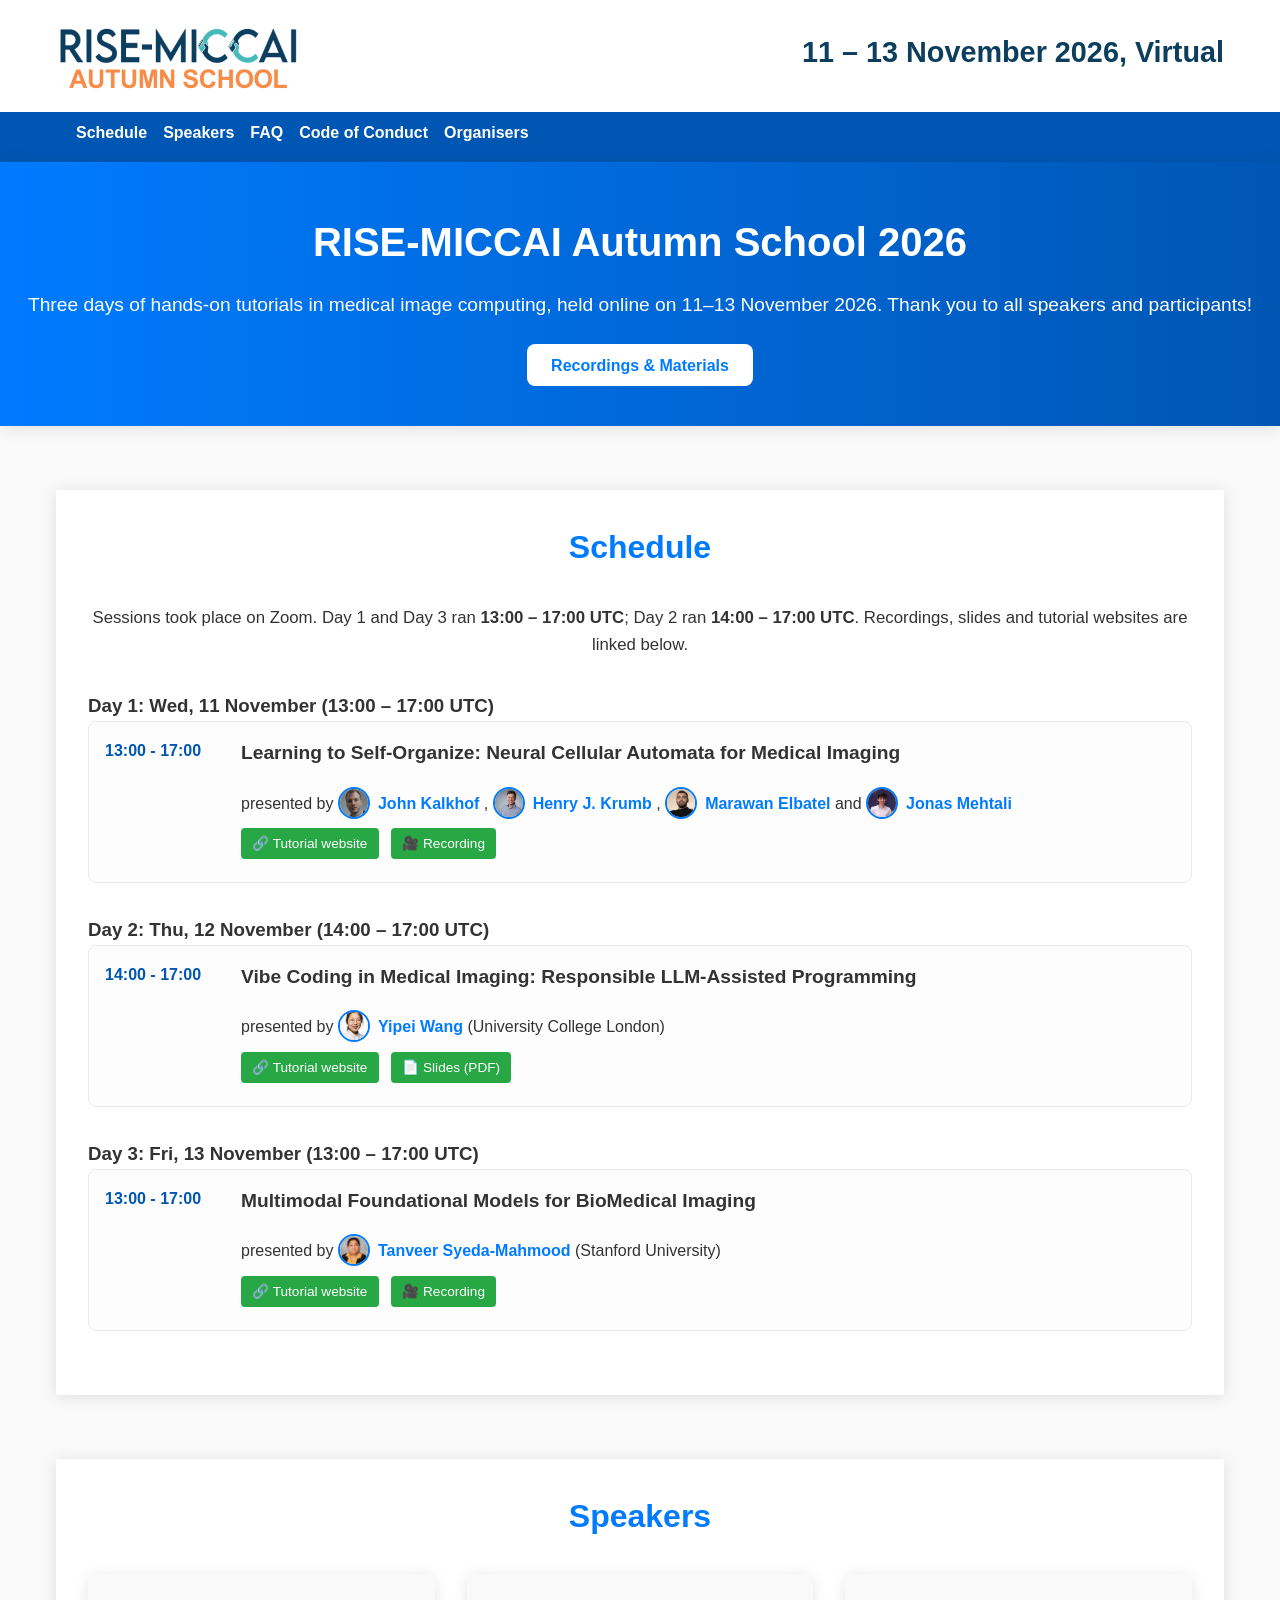
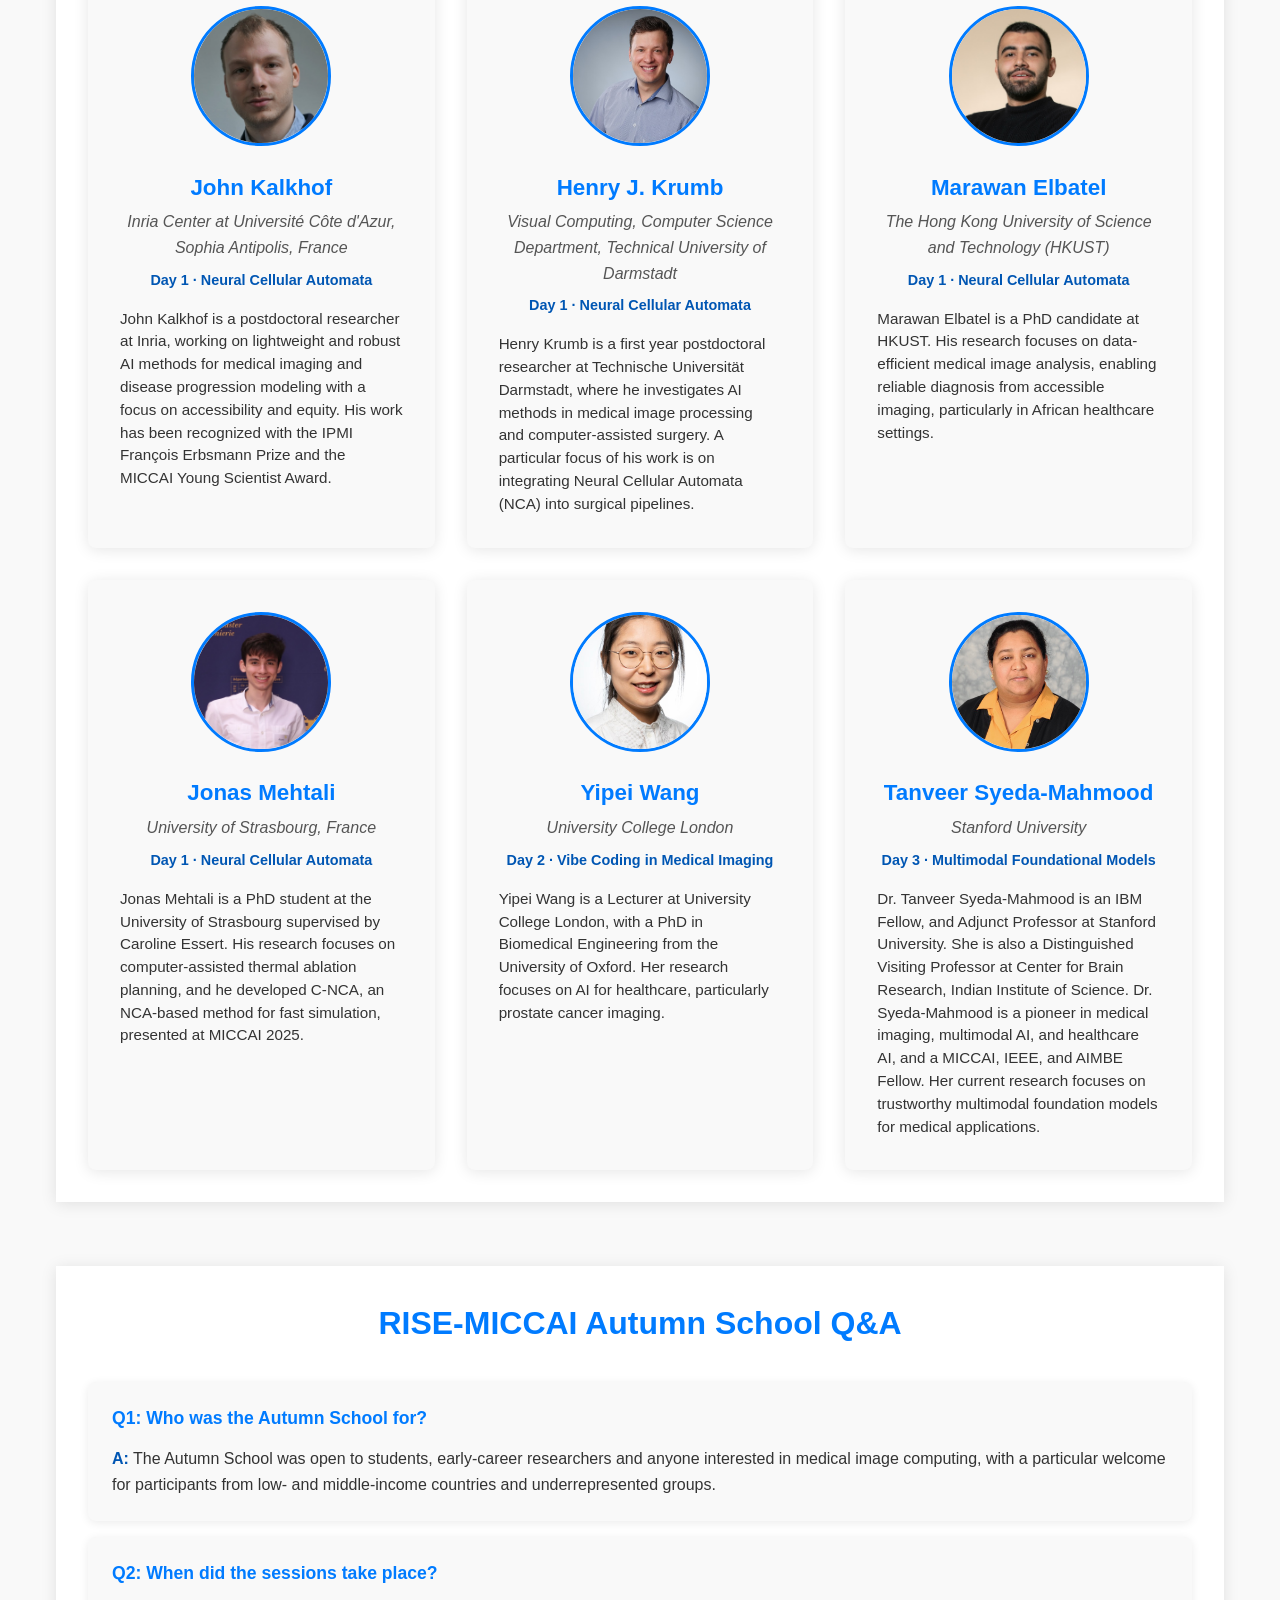
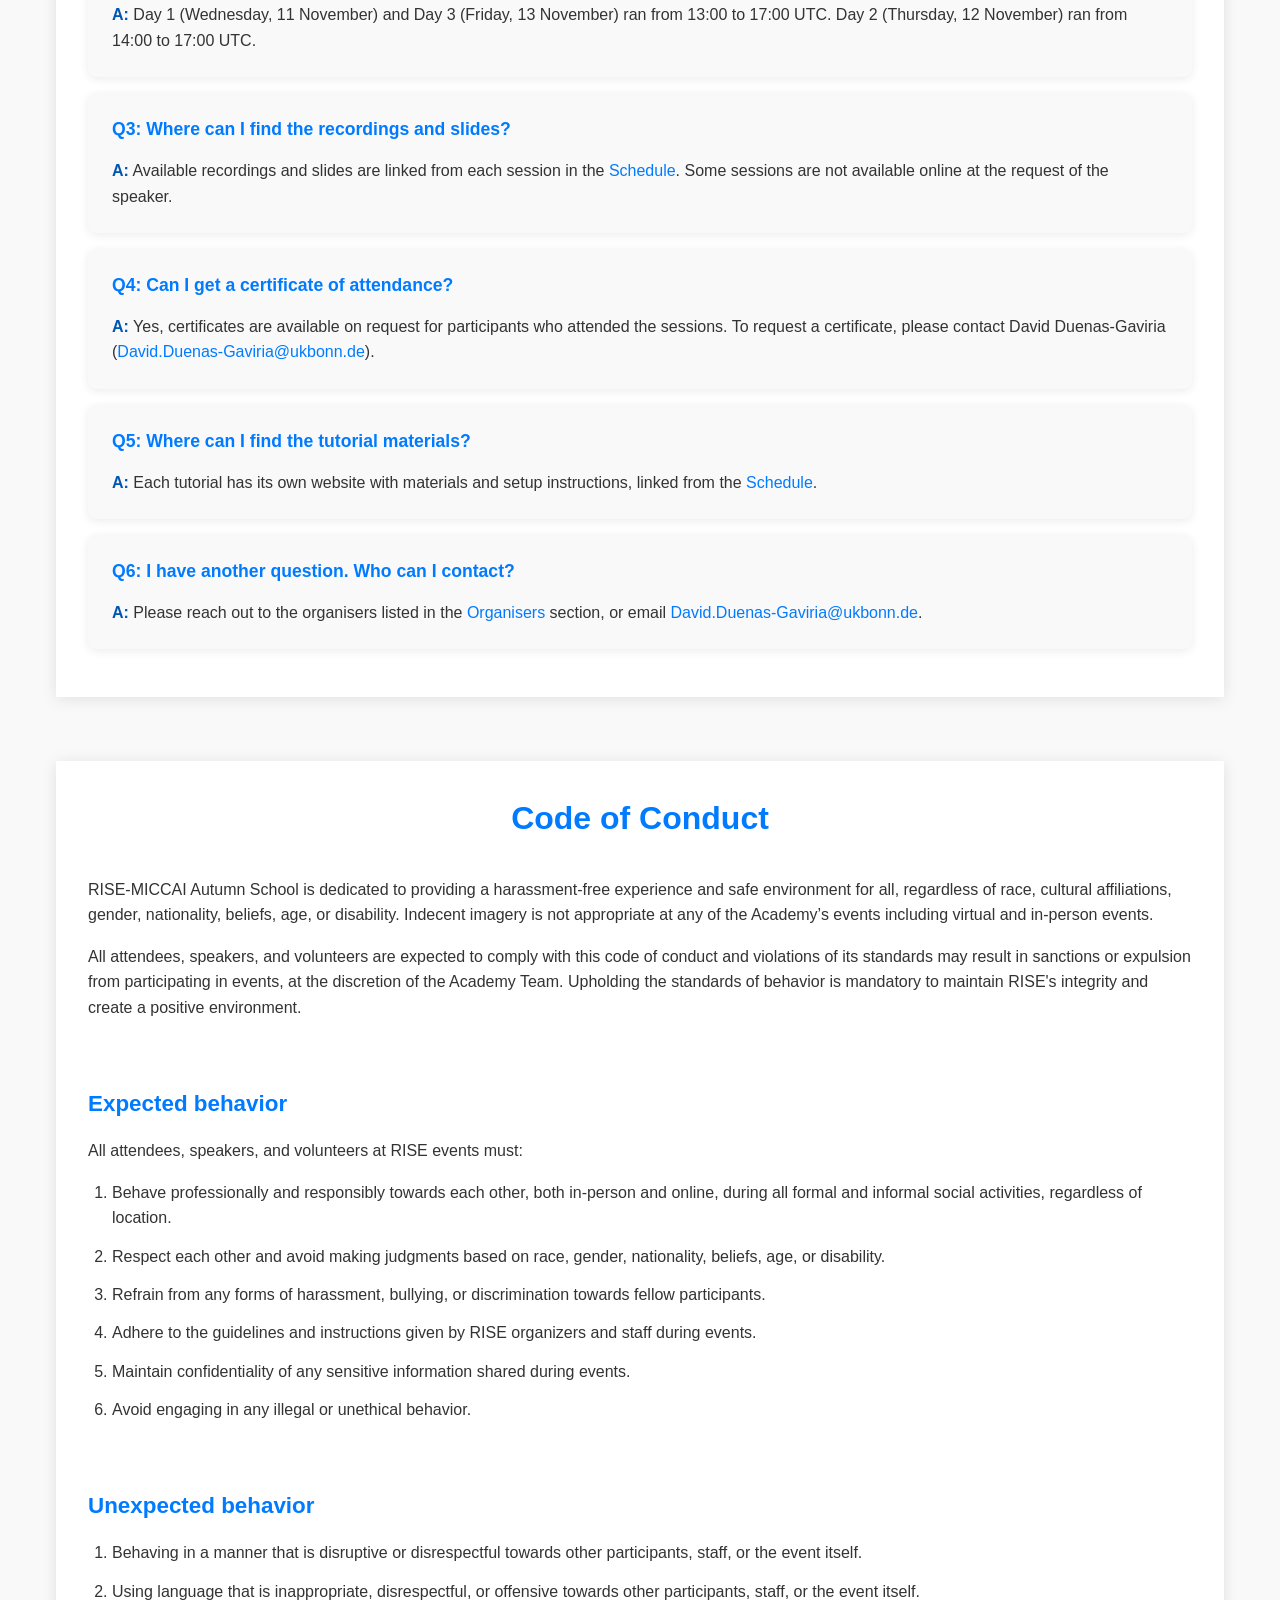
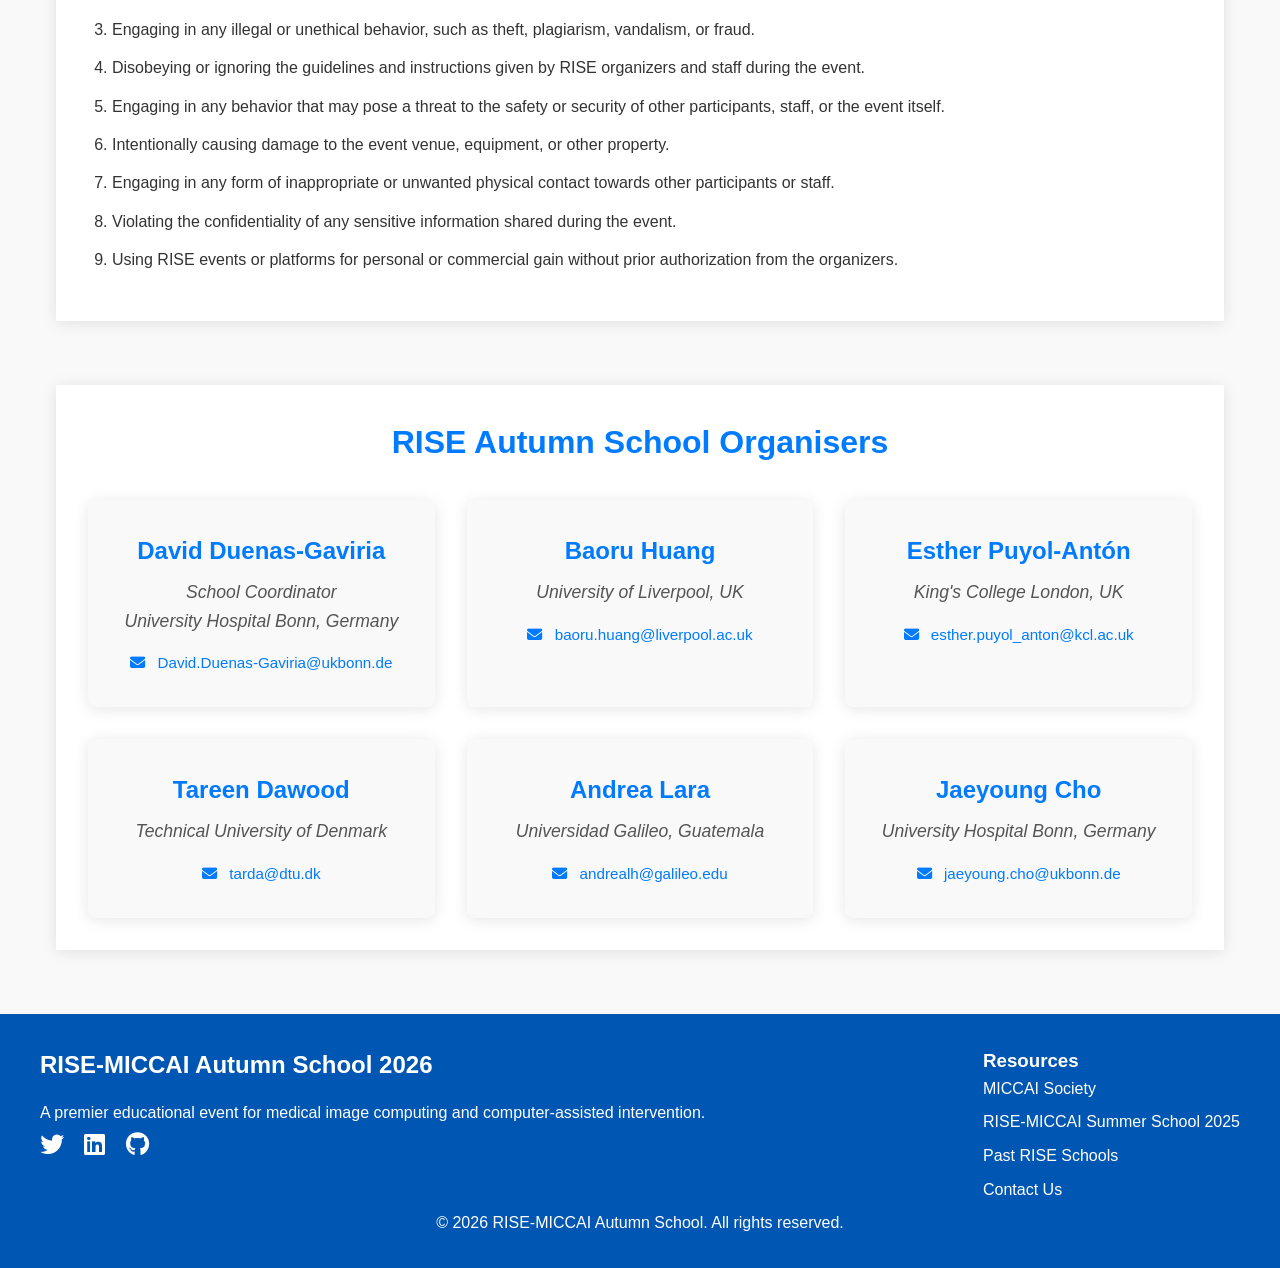
<file: index.html>
<!DOCTYPE html>
<html lang="en">
  <head>
    <meta charset="UTF-8" />
    <meta name="viewport" content="width=device-width, initial-scale=1.0" />
    <title>RISE-MICCAI Autumn School 2026</title>
    <meta
      name="description"
      content="RISE-MICCAI Autumn School 2026, 11-13 November 2026, virtual (Zoom). Tutorials on Neural Cellular Automata, LLM-assisted programming and multimodal foundation models for medical imaging."
    />

    <link
      rel="stylesheet"
      href="https://cdnjs.cloudflare.com/ajax/libs/font-awesome/6.4.0/css/all.min.css"
    />
    <link rel="stylesheet" href="css/main.css" />
  </head>

  <body>
    <header style="background-color: white">
      <div class="container header-content">
        <img
          src="resources/images/logo.png"
          alt="RISE-MICCAI Logo"
          class="logo"
        />
        <div class="header-title">
          <h1 style="text-align: right; color: #0c3e5e">
            11 &ndash; 13 November 2026, Virtual
          </h1>
        </div>
      </div>
    </header>

    <nav>
      <div class="container nav-container">
        <button class="mobile-menu-btn" aria-label="Toggle navigation" aria-expanded="false">
          <i class="fas fa-bars"></i>
        </button>
        <ul class="nav-links">
          <li><a href="#program">Schedule</a></li>
          <li><a href="#speakers">Speakers</a></li>
          <li><a href="#faq">FAQ</a></li>
          <li><a href="#code-of-conduct">Code of Conduct</a></li>
          <li><a href="#organisers">Organisers</a></li>
        </ul>
      </div>
    </nav>

    <section class="hero">
      <div class="hero-content">
        <h2>RISE-MICCAI Autumn School 2026</h2>
        <p>
          Three days of hands-on tutorials in medical image computing, held
          online on 11&ndash;13 November 2026. Thank you to all speakers and
          participants!
        </p>
        <div>
          <a href="#program" class="btn btn-primary">Recordings &amp; Materials</a>
        </div>
      </div>
    </section>

    <main class="container">
      <section id="program"></section>

      <section id="speakers">
        <div class="section-header">
          <h2>Speakers</h2>
        </div>
        <div class="speakers-content">
          <div class="speaker-card">
            <img src="resources/speakers/John.jpg" alt="John Kalkhof" class="speaker-photo" />
            <h3>John Kalkhof</h3>
            <p class="speaker-affiliation">
              Inria Center at Universit&eacute; C&ocirc;te d'Azur, Sophia Antipolis, France
            </p>
            <p class="speaker-session">Day 1 &middot; Neural Cellular Automata</p>
            <p class="speaker-bio">
              John Kalkhof is a postdoctoral researcher at Inria, working on
              lightweight and robust AI methods for medical imaging and disease
              progression modeling with a focus on accessibility and equity. His
              work has been recognized with the IPMI Fran&ccedil;ois Erbsmann Prize
              and the MICCAI Young Scientist Award.
            </p>
          </div>

          <div class="speaker-card">
            <img src="resources/speakers/Henry.jpg" alt="Henry J. Krumb" class="speaker-photo" />
            <h3>Henry J. Krumb</h3>
            <p class="speaker-affiliation">
              Visual Computing, Computer Science Department, Technical University of Darmstadt
            </p>
            <p class="speaker-session">Day 1 &middot; Neural Cellular Automata</p>
            <p class="speaker-bio">
              Henry Krumb is a first year postdoctoral researcher at Technische
              Universit&auml;t Darmstadt, where he investigates AI methods in
              medical image processing and computer-assisted surgery. A
              particular focus of his work is on integrating Neural Cellular
              Automata (NCA) into surgical pipelines.
            </p>
          </div>

          <div class="speaker-card">
            <img src="resources/speakers/Marawan.jpg" alt="Marawan Elbatel" class="speaker-photo" />
            <h3>Marawan Elbatel</h3>
            <p class="speaker-affiliation">
              The Hong Kong University of Science and Technology (HKUST)
            </p>
            <p class="speaker-session">Day 1 &middot; Neural Cellular Automata</p>
            <p class="speaker-bio">
              Marawan Elbatel is a PhD candidate at HKUST. His research focuses
              on data-efficient medical image analysis, enabling reliable
              diagnosis from accessible imaging, particularly in African
              healthcare settings.
            </p>
          </div>

          <div class="speaker-card">
            <img src="resources/speakers/Jonas.jpg" alt="Jonas Mehtali" class="speaker-photo" />
            <h3>Jonas Mehtali</h3>
            <p class="speaker-affiliation">University of Strasbourg, France</p>
            <p class="speaker-session">Day 1 &middot; Neural Cellular Automata</p>
            <p class="speaker-bio">
              Jonas Mehtali is a PhD student at the University of Strasbourg
              supervised by Caroline Essert. His research focuses on
              computer-assisted thermal ablation planning, and he developed
              C-NCA, an NCA-based method for fast simulation, presented at MICCAI
              2025.
            </p>
          </div>

          <div class="speaker-card">
            <img src="resources/speakers/Yipei.jpg" alt="Yipei Wang" class="speaker-photo" />
            <h3>Yipei Wang</h3>
            <p class="speaker-affiliation">University College London</p>
            <p class="speaker-session">Day 2 &middot; Vibe Coding in Medical Imaging</p>
            <p class="speaker-bio">
              Yipei Wang is a Lecturer at University College London, with a PhD
              in Biomedical Engineering from the University of Oxford. Her
              research focuses on AI for healthcare, particularly prostate
              cancer imaging.
            </p>
          </div>

          <div class="speaker-card">
            <img src="resources/speakers/Tanveer.jpg" alt="Tanveer Syeda-Mahmood" class="speaker-photo" />
            <h3>Tanveer Syeda-Mahmood</h3>
            <p class="speaker-affiliation">Stanford University</p>
            <p class="speaker-session">Day 3 &middot; Multimodal Foundational Models</p>
            <p class="speaker-bio">
              Dr. Tanveer Syeda-Mahmood is an IBM Fellow, and Adjunct Professor
              at Stanford University. She is also a Distinguished Visiting
              Professor at Center for Brain Research, Indian Institute of
              Science. Dr. Syeda-Mahmood is a pioneer in medical imaging,
              multimodal AI, and healthcare AI, and a MICCAI, IEEE, and AIMBE
              Fellow. Her current research focuses on trustworthy multimodal
              foundation models for medical applications.
            </p>
          </div>
        </div>
      </section>

      <section id="faq">
        <div class="section-header">
          <h2>RISE-MICCAI Autumn School Q&amp;A</h2>
        </div>
        <div class="faq-content">
          <div class="faq-item">
            <h3>Q1: Who was the Autumn School for?</h3>
            <p>
              <strong>A:</strong> The Autumn School was open to students,
              early-career researchers and anyone interested in medical image
              computing, with a particular welcome for participants from low-
              and middle-income countries and underrepresented groups.
            </p>
          </div>

          <div class="faq-item">
            <h3>Q2: When did the sessions take place?</h3>
            <p>
              <strong>A:</strong> Day 1 (Wednesday, 11 November) and Day 3
              (Friday, 13 November) ran from 13:00 to 17:00 UTC. Day 2
              (Thursday, 12 November) ran from 14:00 to 17:00 UTC.
            </p>
          </div>

          <div class="faq-item">
            <h3>Q3: Where can I find the recordings and slides?</h3>
            <p>
              <strong>A:</strong> Available recordings and slides are linked
              from each session in the <a href="#program">Schedule</a>. Some
              sessions are not available online at the request of the
              speaker.
            </p>
          </div>

          <div class="faq-item">
            <h3>Q4: Can I get a certificate of attendance?</h3>
            <p>
              <strong>A:</strong> Yes, certificates are available on request for
              participants who attended the sessions. To request a certificate,
              please contact David Duenas-Gaviria
              (<a href="mailto:David.Duenas-Gaviria@ukbonn.de">David.Duenas-Gaviria@ukbonn.de</a>).
            </p>
          </div>

          <div class="faq-item">
            <h3>Q5: Where can I find the tutorial materials?</h3>
            <p>
              <strong>A:</strong> Each tutorial has its own website with
              materials and setup instructions, linked from the
              <a href="#program">Schedule</a>.
            </p>
          </div>

          <div class="faq-item">
            <h3>Q6: I have another question. Who can I contact?</h3>
            <p>
              <strong>A:</strong> Please reach out to the organisers listed in
              the <a href="#organisers">Organisers</a> section, or email
              <a href="mailto:David.Duenas-Gaviria@ukbonn.de">David.Duenas-Gaviria@ukbonn.de</a>.
            </p>
          </div>
        </div>
      </section>

      <section id="code-of-conduct">
        <div class="section-header">
          <h2>Code of Conduct</h2>
        </div>
        <div class="code-of-conduct-content">
          <p>
            RISE-MICCAI Autumn School is dedicated to providing a
            harassment-free experience and safe environment for all, regardless
            of race, cultural affiliations, gender, nationality, beliefs, age,
            or disability. Indecent imagery is not appropriate at any of the
            Academy’s events including virtual and in-person events.
          </p>
          <p>
            All attendees, speakers, and volunteers are expected to comply with
            this code of conduct and violations of its standards may result in
            sanctions or expulsion from participating in events, at the
            discretion of the Academy Team. Upholding the standards of behavior
            is mandatory to maintain RISE's integrity and create a positive
            environment.
          </p>

          <br />

          <h3>Expected behavior</h3>
          <p>All attendees, speakers, and volunteers at RISE events must:</p>
          <ol>
            <li>
              Behave professionally and responsibly towards each other, both
              in-person and online, during all formal and informal social
              activities, regardless of location.
            </li>
            <li>
              Respect each other and avoid making judgments based on race,
              gender, nationality, beliefs, age, or disability.
            </li>
            <li>
              Refrain from any forms of harassment, bullying, or discrimination
              towards fellow participants.
            </li>
            <li>
              Adhere to the guidelines and instructions given by RISE organizers
              and staff during events.
            </li>
            <li>
              Maintain confidentiality of any sensitive information shared
              during events.
            </li>
            <li>Avoid engaging in any illegal or unethical behavior.</li>
          </ol>

          <br />

          <h3>Unexpected behavior</h3>
          <ol>
            <li>
              Behaving in a manner that is disruptive or disrespectful towards
              other participants, staff, or the event itself.
            </li>
            <li>
              Using language that is inappropriate, disrespectful, or offensive
              towards other participants, staff, or the event itself.
            </li>
            <li>
              Engaging in any illegal or unethical behavior, such as theft,
              plagiarism, vandalism, or fraud.
            </li>
            <li>
              Disobeying or ignoring the guidelines and instructions given by
              RISE organizers and staff during the event.
            </li>
            <li>
              Engaging in any behavior that may pose a threat to the safety or
              security of other participants, staff, or the event itself.
            </li>
            <li>
              Intentionally causing damage to the event venue, equipment, or
              other property.
            </li>
            <li>
              Engaging in any form of inappropriate or unwanted physical contact
              towards other participants or staff.
            </li>
            <li>
              Violating the confidentiality of any sensitive information shared
              during the event.
            </li>
            <li>
              Using RISE events or platforms for personal or commercial gain
              without prior authorization from the organizers.
            </li>
          </ol>
        </div>
      </section>

      <section id="organisers">
        <div class="section-header">
          <h2>RISE Autumn School Organisers</h2>
        </div>
        <div class="organisers-content">
          <div class="organiser-card">
            <h3>David Duenas-Gaviria</h3>
            <p class="affiliation">
              School Coordinator<br />University Hospital Bonn, Germany
            </p>
            <p class="email">
              <i class="fas fa-envelope"></i>
              <a href="mailto:David.Duenas-Gaviria@ukbonn.de"
                >David.Duenas-Gaviria@ukbonn.de</a
              >
            </p>
          </div>
          <div class="organiser-card">
            <h3>Baoru Huang</h3>
            <p class="affiliation">University of Liverpool, UK</p>
            <p class="email">
              <i class="fas fa-envelope"></i>
              <a href="mailto:baoru.huang@liverpool.ac.uk"
                >baoru.huang@liverpool.ac.uk</a
              >
            </p>
          </div>
          <div class="organiser-card">
            <h3>Esther Puyol-Ant&oacute;n</h3>
            <p class="affiliation">King's College London, UK</p>
            <p class="email">
              <i class="fas fa-envelope"></i>
              <a href="mailto:esther.puyol_anton@kcl.ac.uk"
                >esther.puyol_anton@kcl.ac.uk</a
              >
            </p>
          </div>
          <div class="organiser-card">
            <h3>Tareen Dawood</h3>
            <p class="affiliation">Technical University of Denmark</p>
            <p class="email">
              <i class="fas fa-envelope"></i>
              <a href="mailto:tarda@dtu.dk">tarda@dtu.dk</a>
            </p>
          </div>
          <div class="organiser-card">
            <h3>Andrea Lara</h3>
            <p class="affiliation">Universidad Galileo, Guatemala</p>
            <p class="email">
              <i class="fas fa-envelope"></i>
              <a href="mailto:andrealh@galileo.edu">andrealh@galileo.edu</a>
            </p>
          </div>
          <div class="organiser-card">
            <h3>Jaeyoung Cho</h3>
            <p class="affiliation">University Hospital Bonn, Germany</p>
            <p class="email">
              <i class="fas fa-envelope"></i>
              <a href="mailto:jaeyoung.cho@ukbonn.de">jaeyoung.cho@ukbonn.de</a>
            </p>
          </div>
        </div>
      </section>
    </main>

    <footer>
      <div class="container">
        <div class="footer-content">
          <div class="footer-info">
            <h3>RISE-MICCAI Autumn School 2026</h3>
            <p>
              A premier educational event for medical image computing and
              computer-assisted intervention.
            </p>
            <div class="social-links">
              <a href="https://x.com/RMiccai" aria-label="Twitter"
                ><i class="fab fa-twitter"></i
              ></a>
              <a
                href="https://www.linkedin.com/company/miccai/posts/?feedView=all"
                aria-label="LinkedIn"
                ><i class="fab fa-linkedin"></i
              ></a>
              <a href="https://github.com/RISE-MICCAI" aria-label="GitHub"
                ><i class="fab fa-github"></i
              ></a>
            </div>
          </div>

          <div class="footer-links">
            <h3>Resources</h3>
            <ul>
              <li><a href="https://miccai.org/">MICCAI Society</a></li>
              <li>
                <a href="https://summer.rise-miccai.org/"
                  >RISE-MICCAI Summer School 2025</a
                >
              </li>
              <li>
                <a href="https://rise-miccai.github.io/RISE_website/event/"
                  >Past RISE Schools</a
                >
              </li>
              <li>
                <a href="mailto:David.Duenas-Gaviria@ukbonn.de">Contact Us</a>
              </li>
            </ul>
          </div>
        </div>
        <div class="footer-bottom">
          <p style="text-align: center">
            &copy; 2026 RISE-MICCAI Autumn School. All rights reserved.
          </p>
        </div>
      </div>
    </footer>

    <!-- Scripts -->
    <script src="js/navigation.js"></script>
    <script src="js/main.js"></script>
    <script src="js/import.js"></script>
    <script src="js/speaker-tooltip.js"></script>
  </body>
</html>
</file>
<file: css/main.css>
/* Variables for consistent theming */
:root {
  --light-blue: #87CEEB;
  --primary-color: #007bff;
  --secondary-color: #0056b3;
  --background-color: #f9f9f9;
  --text-color: #333;
  --light-gray: #eaeaea;
  --dark-gray: #555;
  --border-radius: 8px;
  --box-shadow: 0 2px 15px rgba(0, 0, 0, 0.1);
}

/* General Reset */
* {
  margin: 0;
  padding: 0;
  box-sizing: border-box;
}

body {
  font-family: "Arial", sans-serif;
  line-height: 1.6;
  color: var(--text-color);
  background-color: var(--background-color);
  margin: 0;
}

/* Header */
header {
  background-color: var(--primary-color);
  color: white;
  padding: 1rem 0;
}

header .header-content {
  display: flex;
  align-items: center;
  justify-content: space-between;
  max-width: 1200px;
  margin: 0 auto;
  padding: 0 1rem;
}

header .logo {
  height: 80px;
}

header .header-title h1 {
  font-size: 1.8rem;
  margin-bottom: 0.5rem;
}

header .header-title p {
  font-size: 1rem;
  color: #ddd;
}

/* Navigation */
nav {
  background-color: var(--secondary-color);
  color: white;
}

nav .nav-container {
  display: flex;
  align-items: center;
  justify-content: space-between;
  max-width: 1200px;
  margin: 0 auto;
  padding: 0.5rem 1rem;
  position: relative;
}

nav .nav-links {
  display: flex;
  list-style: none;
  gap: 1rem;
}

nav .nav-links a {
  color: white;
  text-decoration: none;
  font-weight: 600;
  transition: color 0.3s;
}

nav .nav-links a:hover {
  color: var(--light-blue);
}

nav .mobile-menu-btn {
  display: none;
  background: none;
  border: none;
  color: white;
  font-size: 1.5rem;
  cursor: pointer;
}

/* Hero Section */
.hero {
  background: linear-gradient(
    to right,
    var(--primary-color),
    var(--secondary-color)
  );
  color: white;
  text-align: center;
  padding: 3rem 1rem;
}

.hero h2 {
  font-size: 2.5rem;
  margin-bottom: 1rem;
}

.hero p {
  font-size: 1.2rem;
  margin-bottom: 2rem;
}

.hero .btn {
  padding: 0.8rem 1.5rem;
  font-size: 1rem;
  border-radius: var(--border-radius);
  text-decoration: none;
  font-weight: bold;
  transition: all 0.3s;
}

.hero .btn-primary {
  background-color: white;
  color: var(--primary-color);
}

.hero .btn-primary:hover {
  background-color: var(--light-gray);
  transform: translateY(-3px);
}

.hero .btn-secondary {
  background-color: transparent;
  color: white;
  border: 2px solid white;
}

.hero .btn-secondary:hover {
  background-color: white;
  color: var(--secondary-color);
  transform: translateY(-3px);
}

/* Main Content */
main {
  max-width: 1200px;
  margin: 2rem auto;
  padding: 0 1rem;
}

main.container {
  max-width: 1200px;
  margin: 2rem auto;
  padding: 0 1rem;
}

ul,
ol {
  padding-left: 20px;
  margin-top: 0;
}

li {
  margin-bottom: 0.5em;
}

section {
  margin-bottom: 4rem;
  background-color: white;
  /* border-radius: var(--border-radius); */
  box-shadow: var(--box-shadow);
  padding: 2rem;
  overflow: visible;
}

.section-header {
  text-align: center;
  margin-bottom: 2rem;
}

.section-header h2 {
  font-size: 2rem;
  color: var(--primary-color);
}

/* Programme Section */
.programme-content .day-schedule {
  margin-bottom: 2rem;
}

.programme-content .schedule-item {
  display: flex;
  align-items: flex-start;
  position: relative;
  overflow: visible;
  margin-bottom: 1rem;
  padding: 1rem;
  border: 1px solid var(--light-gray);
  border-radius: var(--border-radius);
  background-color: #fdfdfd;
}

.programme-content .break {
  display: flex;
  align-items: flex-start;
  margin-bottom: 1rem;
  padding: 1rem;
  border: 1px solid var(--light-gray);
  border-radius: var(--border-radius);
  background-color: rgba(247, 140, 69, 0.694);
}

.programme-content .local-activity {
  display: flex;
  align-items: flex-start;
  margin-bottom: 1rem;
  padding: 1rem;
  border: 1px solid var(--light-gray);
  border-radius: var(--border-radius);
  background-color: rgba(144, 238, 144, 0.5);
}

.programme-content .schedule-time {
  font-weight: bold;
  color: var(--secondary-color);
  margin-right: 1rem;
  flex-shrink: 0;
  width: 120px;
}

.programme-content .schedule-details {
  position: relative;
  overflow: visible;
}

.programme-content .schedule-details h4 {
  font-size: 1.2rem;
  margin-bottom: 0.5rem;
}

/* Hub Map */
#hub-map {
  height: 400px;
  margin: 2rem 0;
  border-radius: var(--border-radius);
  box-shadow: var(--box-shadow);
}

#hub-map-container {
  width: 100%;
  margin: 2rem 0;
  padding: 0;
}

#hub-map {
  width: 100%;
  max-width: 1600px;
  height: 500px;
  margin: 0 auto;
  border-radius: 8px;
  box-shadow: 0 2px 15px rgba(0, 0, 0, 0.1);
}

/* Local Hub Tables */
.hub-locations {
  margin: 0;
  padding-bottom: -2rem !important;
}

.continent-section {
  margin-bottom: 1rem;
}

.continent-section h3 {
  font-size: 1.5rem;
  color: var(--primary-color);
  margin-bottom: 1rem;
}

.hub-table {
  width: 100%;
  border-collapse: collapse;
  margin-bottom: 1.5rem;
  background-color: white;
  box-shadow: var(--box-shadow);
  border-radius: var(--border-radius);
  overflow: hidden;
}

.hub-table thead {
  background-color: var(--primary-color);
  color: white;
}

.hub-table th {
  padding: 1rem;
  text-align: left;
  font-weight: bold;
}

.hub-table td {
  padding: 1rem;
  border-bottom: 1px solid var(--light-gray);
}

/* Specific column widths for better layout */
.hub-table th:nth-child(1),
.hub-table td:nth-child(1) {
  width: 12%;
}

.hub-table th:nth-child(2),
.hub-table td:nth-child(2) {
  width: 15%;
}

.hub-table th:nth-child(3),
.hub-table td:nth-child(3) {
  width: 20%;
}

.hub-table th:nth-child(4),
.hub-table td:nth-child(4) {
  width: 25%;
}

.hub-table th:nth-child(5),
.hub-table td:nth-child(5) {
  width: 28%;
}

.hub-table tr:last-child td {
  border-bottom: none;
}

.hub-table tr:hover {
  background-color: #f5f5f5;
}

/* MENA Hub Row Coloring */
.hub-table tr.mena-hub {
  background-color: #fff5f5;
  border-left: 4px solid #dc3545;
}

.hub-table tr.mena-hub:hover {
  background-color: #ffe6e6;
}

/* Hub Table Legend */
.hub-legend {
  background: white;
  border: 2px solid #ccc;
  border-radius: 8px;
  padding: 15px;
  margin-bottom: 20px;
  box-shadow: 0 2px 10px rgba(0,0,0,0.1);
}

.hub-legend h4 {
  margin: 0 0 10px 0;
  font-size: 16px;
  color: #333;
}

.legend-items {
  display: flex;
  gap: 20px;
  flex-wrap: wrap;
}

.legend-item {
  display: flex;
  align-items: center;
  gap: 8px;
}

.legend-color {
  width: 20px;
  height: 20px;
  border-radius: 3px;
}

.legend-color.mena {
  background-color: #dc3545;
}

.legend-color.other {
  background-color: #007bff;
}

.legend-text {
  font-size: 14px;
  color: #666;
}

/* Testimonials */
.testimonials-slider {
  display: flex;
  gap: 1rem;
  overflow-x: auto;
  padding: 1rem;
}

.testimonial {
  flex: 0 0 300px;
  background-color: white;
  border-radius: var(--border-radius);
  box-shadow: var(--box-shadow);
  padding: 1rem;
  text-align: center;
}

.testimonial img {
  width: 80px;
  height: 80px;
  border-radius: 50%;
  margin-bottom: 1rem;
}

/* Organisers Section */
.organisers-content {
  display: grid;
  grid-template-columns: repeat(auto-fit, minmax(300px, 1fr));
  gap: 2rem;
  margin-top: 2rem;
}

.organiser-card {
  background-color: #f9f9f9;
  padding: 2rem;
  border-radius: var(--border-radius);
  text-align: center;
  box-shadow: var(--box-shadow);
  transition: transform 0.3s, box-shadow 0.3s;
}

.organiser-card:hover {
  transform: translateY(-5px);
  box-shadow: 0 4px 20px rgba(0, 0, 0, 0.15);
}

.organiser-card h3 {
  color: var(--primary-color);
  font-size: 1.5rem;
  margin-bottom: 0.5rem;
}

.organiser-card .affiliation {
  color: var(--dark-gray);
  font-size: 1.1rem;
  margin-bottom: 1rem;
  font-style: italic;
}

.organiser-card .email {
  font-size: 0.95rem;
  color: var(--text-color);
}

.organiser-card .email i {
  color: var(--primary-color);
  margin-right: 0.5rem;
}

.organiser-card .email a {
  color: var(--primary-color);
  text-decoration: none;
  transition: color 0.3s;
}

.organiser-card .email a:hover {
  color: var(--secondary-color);
  text-decoration: underline;
}

/* Local Hub Organisers Section */
.local-hub-organisers-content {
  display: grid;
  grid-template-columns: repeat(auto-fit, minmax(300px, 1fr));
  gap: 1.5rem;
  margin-top: 2rem;
}

.hub-organiser-card {
  background-color: #f9f9f9;
  padding: 1.5rem;
  border-radius: var(--border-radius);
  text-align: center;
  box-shadow: 0 2px 10px rgba(0, 0, 0, 0.08);
  transition: transform 0.3s, box-shadow 0.3s;
}

.hub-organiser-card:hover {
  transform: translateY(-3px);
  box-shadow: 0 4px 15px rgba(0, 0, 0, 0.12);
}

.hub-organiser-card h4 {
  color: var(--primary-color);
  font-size: 1.2rem;
  margin-bottom: 0.5rem;
}

.hub-organiser-card .hub-affiliation {
  color: var(--dark-gray);
  font-size: 0.95rem;
  font-style: italic;
}

/* Footer */
footer {
  background-color: var(--secondary-color);
  color: white;
  padding: 2rem 1rem;
}

footer .footer-content {
  display: flex;
  justify-content: space-between;
  flex-wrap: wrap;
  max-width: 1200px;
  margin: 0 auto;
}

footer .footer-info h3 {
  font-size: 1.5rem;
  margin-bottom: 1rem;
}

footer .footer-links ul {
  list-style: none;
  padding: 0;
}

footer .footer-links ul li {
  margin-bottom: 0.5rem;
}

footer .footer-links ul li a {
  color: white;
  text-decoration: none;
  transition: color 0.3s;
}

footer .footer-links ul li a:hover {
  color: var(--primary-color);
}

footer .social-links a {
  color: white;
  font-size: 1.5rem;
  margin-right: 1rem;
  transition: color 0.3s;
}

footer .social-links a:hover {
  color: var(--primary-color);
}

/* FAQ Section */
.faq-content {
  margin-top: 2rem;
}

.faq-item {
  background-color: #f9f9f9;
  padding: 1.5rem;
  margin-bottom: 1rem;
  border-radius: var(--border-radius);
  box-shadow: 0 2px 10px rgba(0, 0, 0, 0.08);
  transition: transform 0.3s, box-shadow 0.3s;
}

.faq-item:hover {
  transform: translateY(-2px);
  box-shadow: 0 4px 15px rgba(0, 0, 0, 0.12);
}

.faq-item h3 {
  color: var(--primary-color);
  font-size: 1.1rem;
  margin-bottom: 1rem;
  line-height: 1.4;
}

.faq-item p {
  color: var(--text-color);
  line-height: 1.6;
  margin-bottom: 0;
}

.faq-item p strong {
  color: var(--secondary-color);
  font-weight: bold;
}

.faq-item a {
  color: var(--primary-color);
  text-decoration: none;
  transition: color 0.3s;
}

.faq-item a:hover {
  color: var(--secondary-color);
  text-decoration: underline;
}

/* CTA Box */
.cta-box {
  background: linear-gradient(135deg, var(--primary-color), var(--secondary-color));
  color: white;
  padding: 2rem;
  border-radius: var(--border-radius);
  margin: 2rem 0;
  text-align: center;
  box-shadow: var(--box-shadow);
}

.cta-box h3 {
  font-size: 1.8rem;
  margin-bottom: 1rem;
  color: white;
}

.cta-box p {
  font-size: 1.1rem;
  margin-bottom: 1rem;
  line-height: 1.6;
}

.cta-box .btn {
  display: inline-block;
  padding: 0.8rem 1.5rem;
  margin: 0.5rem;
  background-color: white;
  color: var(--primary-color);
  text-decoration: none;
  border-radius: var(--border-radius);
  font-weight: bold;
  transition: all 0.3s;
}

.cta-box .btn:hover {
  background-color: var(--light-gray);
  transform: translateY(-3px);
}

/* Mentorship Content */
.mentorship-content {
  display: flex;
  gap: 2rem;
  margin-top: 2rem;
}

.mentorship-details,
.mentorship-apply {
  flex: 1;
  background-color: #f9f9f9;
  padding: 1.5rem;
  border-radius: var(--border-radius);
  box-shadow: 0 2px 10px rgba(0, 0, 0, 0.08);
}

.mentorship-details h3,
.mentorship-apply h3 {
  color: var(--primary-color);
  margin-bottom: 1rem;
}

.mentorship-details p,
.mentorship-apply p {
  line-height: 1.6;
  margin-bottom: 1rem;
}

.mentorship-details ul,
.mentorship-apply ul {
  margin-bottom: 1rem;
}

.mentorship-details a,
.mentorship-apply a {
  color: var(--primary-color);
  text-decoration: none;
  transition: color 0.3s;
}

.mentorship-details a:hover,
.mentorship-apply a:hover {
  color: var(--secondary-color);
  text-decoration: underline;
}

/* Code of Conduct Content */
.code-of-conduct-content {
  margin-top: 2rem;
}

.code-of-conduct-content h3 {
  color: var(--primary-color);
  font-size: 1.4rem;
  margin: 1.5rem 0 1rem 0;
}

.code-of-conduct-content p {
  line-height: 1.6;
  margin-bottom: 1rem;
}

.code-of-conduct-content ol,
.code-of-conduct-content ul {
  margin-bottom: 1rem;
  padding-left: 1.5rem;
}

.code-of-conduct-content li {
  margin-bottom: 0.8rem;
  line-height: 1.6;
}

/* Speaker Profile Styling */
.speaker-profile {
  position: relative;
  display: inline-flex;
  align-items: baseline;
  gap: 0.5rem;
  cursor: pointer;
  pointer-events: auto;
  z-index: 1;
  vertical-align: baseline;
}

.speaker-image {
  width: 32px;
  height: 32px;
  border-radius: 50%;
  object-fit: cover;
  border: 2px solid var(--primary-color);
  transition: transform 0.3s, box-shadow 0.3s;
  position: relative;
  top: 10px;
}

.speaker-image:hover {
  transform: scale(1.1);
  box-shadow: 0 4px 15px rgba(0, 123, 255, 0.3);
}

.speaker-name {
  color: var(--primary-color);
  font-weight: 600;
  text-decoration: none;
  transition: color 0.3s;
}

.speaker-name:hover {
  color: var(--secondary-color);
}

.speaker-tooltip {
  position: absolute;
  bottom: calc(100% + 10px);
  left: 50%;
  transform: translateX(-50%) translateY(-10px);
  background-color: var(--secondary-color);
  color: white;
  padding: 1rem;
  border-radius: var(--border-radius);
  box-shadow: 0 4px 20px rgba(0, 0, 0, 0.15);
  font-size: 0.9rem;
  line-height: 1.4;
  width: 300px;
  max-width: 90vw;
  z-index: 9999;
  opacity: 0;
  visibility: hidden;
  transition: all 0.3s ease;
  text-align: left;
  pointer-events: none;
}

.speaker-tooltip::after {
  content: '';
  position: absolute;
  top: 100%;
  left: 50%;
  transform: translateX(-50%);
  border: 6px solid transparent;
  border-top-color: var(--secondary-color);
}

.speaker-profile:hover .speaker-tooltip {
  opacity: 1;
  visibility: visible;
}

.speaker-tooltip strong {
  color: white;
  display: block;
  margin-bottom: 0.5rem;
  font-size: 1rem;
}

/* Session Tooltip Styling */
.session-title-with-tooltip {
  position: relative;
  display: inline-block;
  cursor: pointer;
}

.session-tooltip {
  position: absolute;
  bottom: calc(100% + 10px);
  left: 50%;
  transform: translateX(-50%) translateY(-10px);
  background-color: var(--secondary-color);
  color: white;
  padding: 1rem;
  border-radius: var(--border-radius);
  box-shadow: 0 4px 20px rgba(0, 0, 0, 0.15);
  font-size: 0.9rem;
  line-height: 1.4;
  width: 400px;
  max-width: 90vw;
  z-index: 9999;
  opacity: 0;
  visibility: hidden;
  transition: all 0.3s ease;
  text-align: left;
  pointer-events: none;
}

.session-tooltip::after {
  content: '';
  position: absolute;
  top: 100%;
  left: 50%;
  transform: translateX(-50%);
  border: 6px solid transparent;
  border-top-color: var(--secondary-color);
}

.session-title-with-tooltip:hover .session-tooltip {
  opacity: 1;
  visibility: visible;
  transform: translateX(-50%) translateY(0);
}



/* Responsive adjustments for speaker tooltips */
@media (max-width: 768px) {
  .speaker-tooltip {
    width: 250px;
    font-size: 0.8rem;
    padding: 0.8rem;
    opacity: 0;
    visibility: hidden;
  }

  .speaker-image {
    width: 28px;
    height: 28px;
  }

  .session-tooltip {
    width: 300px;
    font-size: 0.8rem;
    padding: 0.8rem;
  }
}

/* Map Legend */
.map-legend {
  position: absolute;
  top: 10px;
  right: 10px;
  background: white;
  border: 2px solid #ccc;
  border-radius: 8px;
  padding: 10px;
  font-size: 12px;
  z-index: 1000;
  box-shadow: 0 2px 10px rgba(0,0,0,0.1);
}

.map-legend h4 {
  margin: 0 0 8px 0;
  font-size: 14px;
  color: #333;
}

.legend-item {
  display: flex;
  align-items: center;
  margin-bottom: 5px;
  gap: 8px;
}

.legend-color {
  width: 20px;
  height: 20px;
  border-radius: 3px;
  flex-shrink: 0;
  flex-grow: 0;
}

.legend-color.mena {
  background-color: #dc3545;
  width: 20px;
  height: 20px;
}

.legend-color.other {
  background-color: #007bff;
  width: 20px;
  height: 20px;
}

.legend-text {
  font-size: 11px;
  color: #666;
}

/* Hub tooltip improvements */
.hub-tooltip {
  background: rgba(255, 255, 255, 0.95);
  border: 1px solid #ccc;
  border-radius: 5px;
  padding: 8px;
  font-size: 12px;
  max-width: 250px;
  box-shadow: 0 2px 8px rgba(0,0,0,0.2);
}

.hub-tooltip a {
  color: #007bff;
  text-decoration: none;
  font-weight: bold;
}

.hub-tooltip a:hover {
  text-decoration: underline;
}

/* Map tooltip styling */
.hub-tooltip {
  font-size: 14px;
  line-height: 1.4;
  padding: 8px 12px;
  white-space: nowrap;
  width: auto;
  max-width: 250px;
  text-align: center;
}

.hub-tooltip strong {
  display: block;
  margin-bottom: 0.5rem;
}

/* Responsive Design */
/* Tablet design */
@media (max-width: 1024px) {
  .container {
    padding: 0 1.5rem;
  }

  .programme-content .schedule-time {
    width: 140px;
  }

  .hub-table {
    font-size: 0.95rem;
  }
}

/* Mobile design */
@media (max-width: 768px) {
  nav .nav-links {
    display: none;
    flex-direction: column;
    gap: 0.5rem;
    position: absolute;
    top: 100%;
    left: 0;
    right: 0;
    background-color: var(--primary-color);
    padding: 1rem;
    box-shadow: 0 2px 10px rgba(0, 0, 0, 0.1);
    border-radius: 0 0 8px 8px;
  }

  nav .nav-links.active {
    display: flex;
  }

  nav .mobile-menu-btn {
    display: block;
  }

  .hero h2 {
    font-size: 2rem;
  }

  .hero p {
    font-size: 1rem;
  }

  footer .footer-content {
    flex-direction: column;
    text-align: center;
  }

  /* Responsive Schedule */
  .programme-content .schedule-item,
  .programme-content .break,
  .programme-content .local-activity {
    flex-direction: column;
    padding: 0.75rem;
  }

  .programme-content .schedule-time {
    width: 100%;
    margin-bottom: 0.5rem;
    font-size: 0.9rem;
    color: var(--primary-color);
    border-bottom: 1px solid var(--light-gray);
    padding-bottom: 0.5rem;
  }

  .programme-content .schedule-details h4 {
    font-size: 1.1rem;
  }

  .programme-content .schedule-details p {
    font-size: 0.9rem;
  }

  /* Responsive Tables */
  .hub-table {
    font-size: 0.9rem;
    display: block;
    overflow-x: auto;
    white-space: nowrap;
  }

  .hub-table th,
  .hub-table td {
    padding: 0.5rem;
    font-size: 0.85rem;
  }

  /* Reset column widths for mobile - let content determine width */
  .hub-table th:nth-child(1),
  .hub-table td:nth-child(1),
  .hub-table th:nth-child(2),
  .hub-table td:nth-child(2),
  .hub-table th:nth-child(3),
  .hub-table td:nth-child(3),
  .hub-table th:nth-child(4),
  .hub-table td:nth-child(4),
  .hub-table th:nth-child(5),
  .hub-table td:nth-child(5) {
    width: auto;
    min-width: 120px;
  }

  /* Make email column wider for better readability */
  .hub-table th:nth-child(5),
  .hub-table td:nth-child(5) {
    min-width: 200px;
  }

  .continent-section h3 {
    font-size: 1.3rem;
  }

  /* Header responsive */
  header .header-content {
    flex-direction: column;
    text-align: center;
  }

  header .logo {
    height: 60px;
    margin-bottom: 1rem;
  }

  header .header-title h1 {
    font-size: 1.5rem;
  }

  /* Section headers responsive */
  .section-header h2 {
    font-size: 1.8rem;
  }

  /* CTA box responsive */
  .cta-box {
    padding: 1.5rem;
  }

  .cta-box h3 {
    font-size: 1.3rem;
  }

  /* Mentorship content responsive */
  .mentorship-content {
    flex-direction: column;
  }

  .mentorship-details,
  .mentorship-apply {
    width: 100%;
  }

  /* Map responsive */
  #hub-map {
    height: 300px;
  }

  /* Organisers responsive */
  .organisers-content {
    grid-template-columns: 1fr;
    gap: 1.5rem;
  }

  .organiser-card {
    padding: 1.5rem;
  }

  .organiser-card h3 {
    font-size: 1.3rem;
  }

  .organiser-card .affiliation {
    font-size: 1rem;
  }

  .organiser-card .email {
    font-size: 0.9rem;
  }

  /* Local Hub Organisers responsive */
  .local-hub-organisers-content {
    grid-template-columns: 1fr;
    gap: 1rem;
  }

  .hub-organiser-card {
    padding: 1rem;
  }

  .hub-organiser-card h4 {
    font-size: 1.1rem;
  }

  .hub-organiser-card .hub-affiliation {
    font-size: 0.9rem;
  }
}

/* Speakers Section */
.speakers-content {
  display: grid;
  grid-template-columns: repeat(auto-fit, minmax(300px, 1fr));
  gap: 2rem;
  margin-top: 2rem;
}

.speaker-card {
  background-color: #f9f9f9;
  padding: 2rem;
  border-radius: var(--border-radius);
  text-align: center;
  box-shadow: var(--box-shadow);
  transition: transform 0.3s, box-shadow 0.3s;
}

.speaker-card:hover {
  transform: translateY(-5px);
  box-shadow: 0 4px 20px rgba(0, 0, 0, 0.15);
}

.speaker-card .speaker-photo {
  width: 140px;
  height: 140px;
  border-radius: 50%;
  object-fit: cover;
  border: 3px solid var(--primary-color);
  margin-bottom: 1rem;
  background-color: #dfe9f3;
}

.speaker-card h3 {
  color: var(--primary-color);
  font-size: 1.4rem;
  margin-bottom: 0.25rem;
}

.speaker-card .speaker-affiliation {
  color: var(--dark-gray);
  font-size: 1rem;
  font-style: italic;
  margin-bottom: 0.5rem;
}

.speaker-card .speaker-session {
  font-size: 0.9rem;
  color: var(--secondary-color);
  font-weight: 600;
  margin-bottom: 1rem;
}

.speaker-card .speaker-bio {
  text-align: left;
  font-size: 0.95rem;
  line-height: 1.5;
}

.speaker-card .speaker-bio.pending {
  color: var(--dark-gray);
  font-style: italic;
  text-align: center;
}

/* Session link buttons in the schedule */
.session-links {
  margin-top: 0.75rem;
}

.session-links a {
  display: inline-block;
  padding: 0.3rem 0.7rem;
  margin-right: 0.5rem;
  margin-bottom: 0.4rem;
  background-color: #28a745;
  color: white;
  text-decoration: none;
  border-radius: 4px;
  font-size: 0.85rem;
}

.session-links a:hover {
  background-color: #1e7e34;
}
</file>
